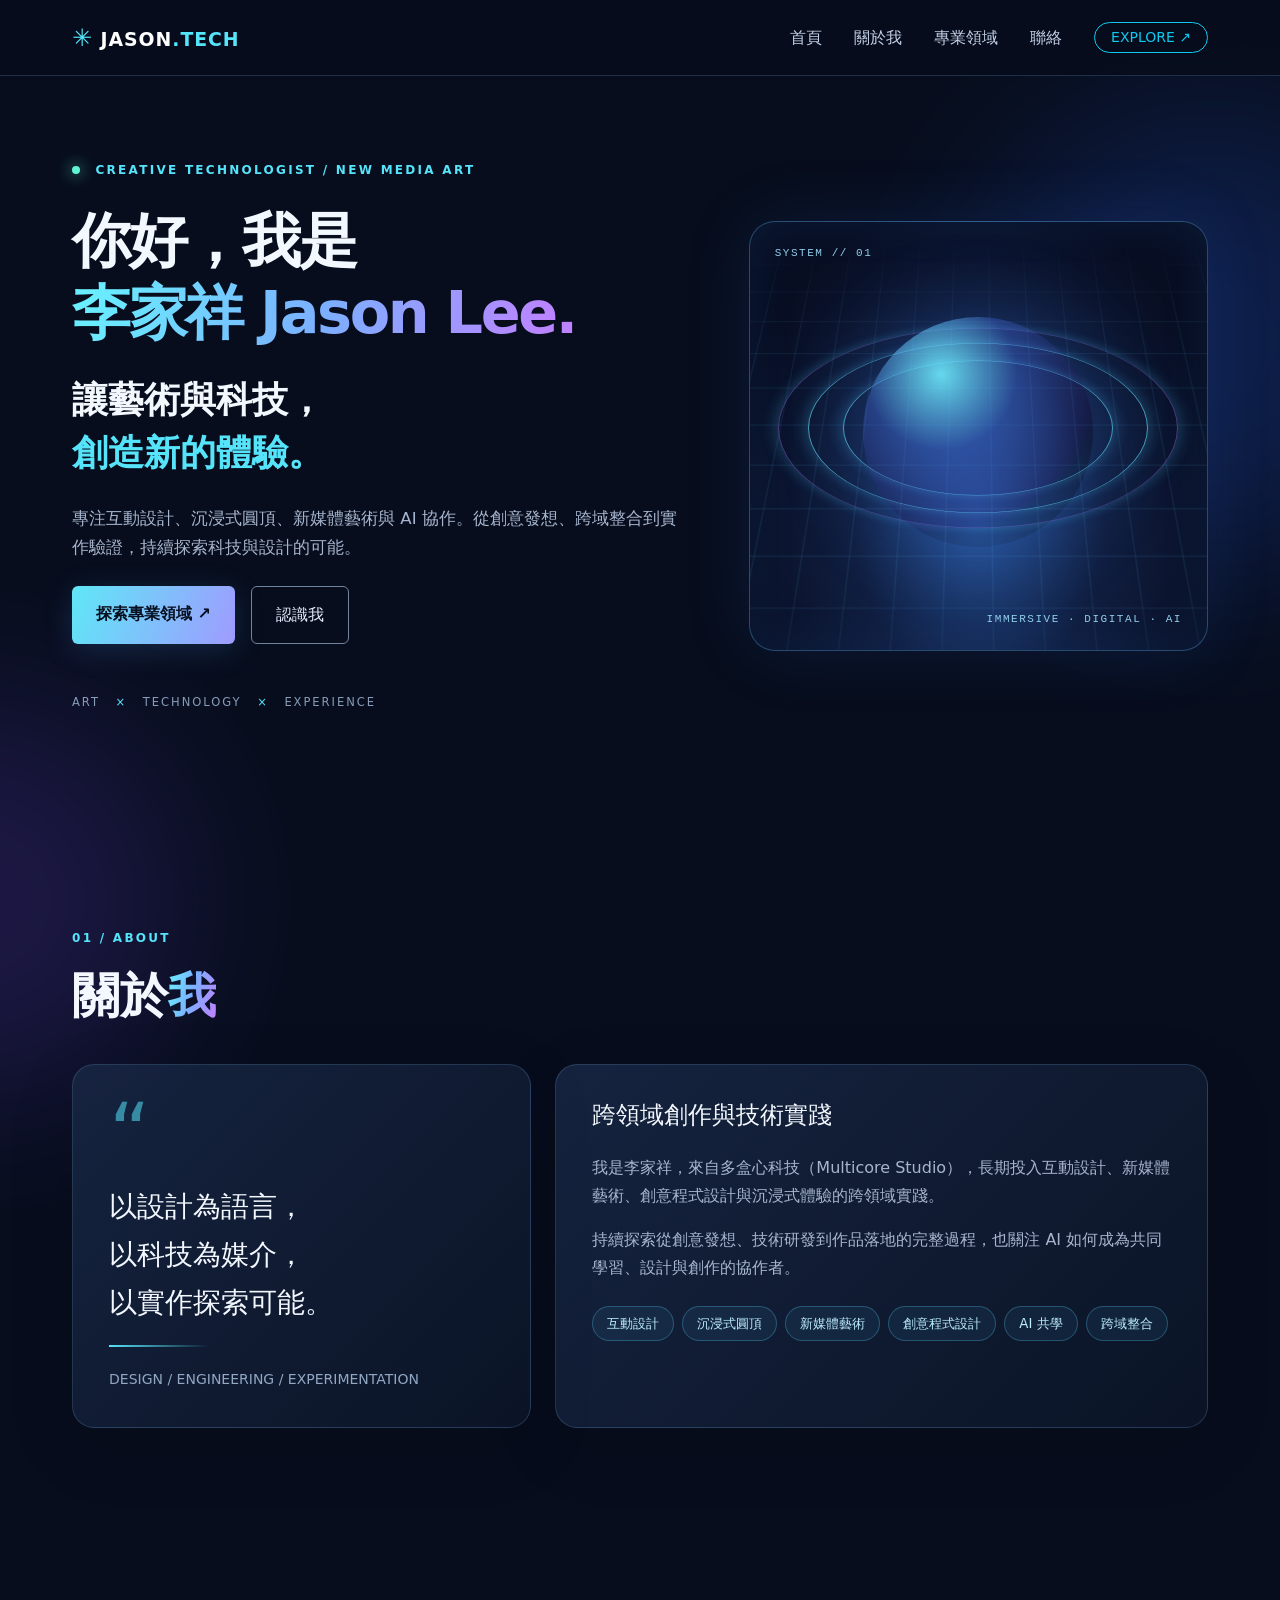
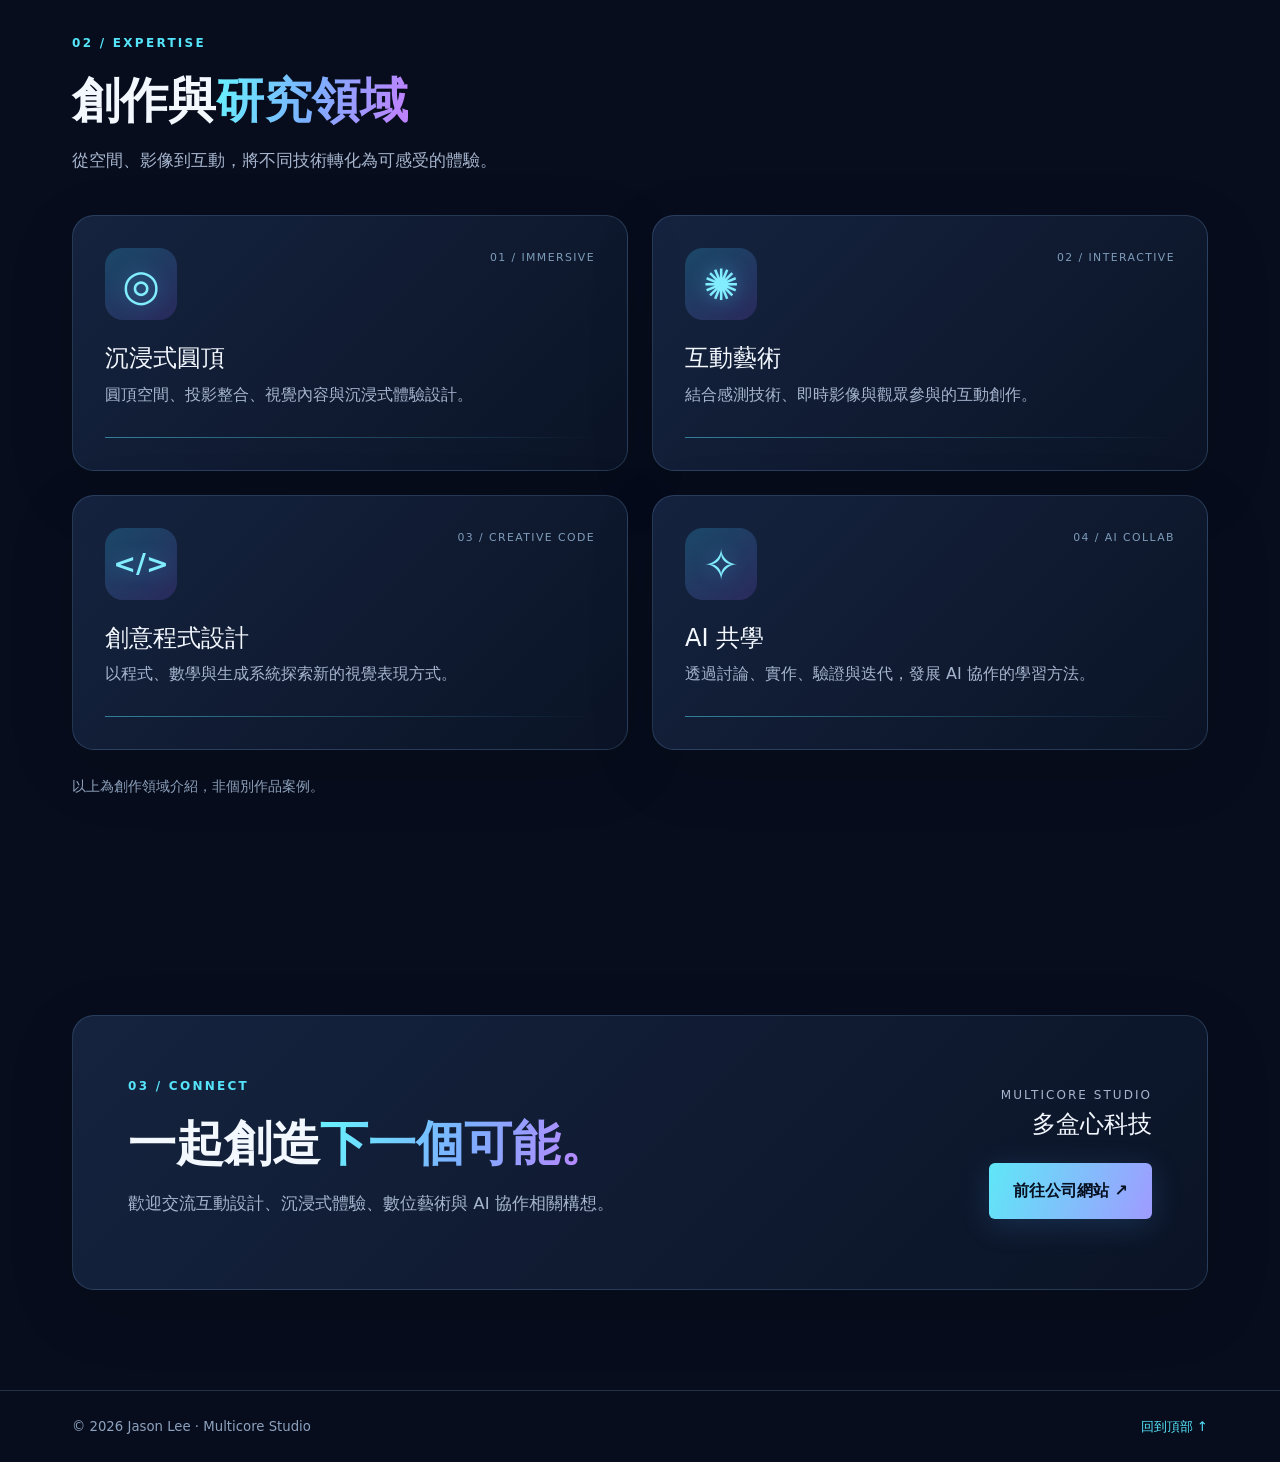
<file: index.html>
<!doctype html>
<html lang="zh-Hant">
<head>
<meta charset="utf-8"><meta name="viewport" content="width=device-width,initial-scale=1">
<meta name="description" content="李家祥 Jason Lee｜互動設計、沉浸式圓頂、新媒體藝術與 AI 共學。">
<meta name="theme-color" content="#070d1c"><title>李家祥 Jason Lee｜Creative Technologist</title>
<link href="https://cdn.jsdelivr.net/npm/bootstrap@5.3.3/dist/css/bootstrap.min.css" rel="stylesheet">
<link rel="stylesheet" href="style.css"><script src="https://cdn.jsdelivr.net/npm/bootstrap@5.3.3/dist/js/bootstrap.bundle.min.js" defer></script><script src="script.js" defer></script>
</head>
<body>
<a class="visually-hidden-focusable skip-link" href="#main">跳至主要內容</a>
<div class="ambient ambient-one" aria-hidden="true"></div><div class="ambient ambient-two" aria-hidden="true"></div>
<header><nav class="navbar navbar-expand-lg navbar-dark fixed-top tech-nav" aria-label="主要導覽"><div class="container"><a class="navbar-brand fw-bold tracking" href="#home"><span class="brand-icon">✳</span> JASON<span class="text-accent">.TECH</span></a><button class="navbar-toggler" type="button" data-bs-toggle="collapse" data-bs-target="#siteNav" aria-controls="siteNav" aria-expanded="false" aria-label="切換導覽選單"><span class="navbar-toggler-icon"></span></button><div class="collapse navbar-collapse" id="siteNav"><ul class="navbar-nav ms-auto align-items-lg-center gap-lg-3"><li class="nav-item"><a class="nav-link" href="#home">首頁</a></li><li class="nav-item"><a class="nav-link" href="#about">關於我</a></li><li class="nav-item"><a class="nav-link" href="#expertise">專業領域</a></li><li class="nav-item"><a class="nav-link" href="#contact">聯絡</a></li><li class="nav-item"><a class="btn btn-outline-info btn-sm rounded-pill px-3 ms-lg-2 mt-2 mt-lg-0" href="#expertise">EXPLORE ↗</a></li></ul></div></div></nav></header>
<main id="main">
<section id="home" class="hero-section d-flex align-items-center"><div class="container position-relative"><div class="row align-items-center gy-5"><div class="col-lg-7 reveal"><div class="eyebrow mb-4"><span class="status-dot"></span> CREATIVE TECHNOLOGIST / NEW MEDIA ART</div><h1 class="display-3 fw-bold hero-title">你好，我是<br><span class="gradient-text">李家祥 Jason Lee.</span></h1><p class="hero-subtitle mt-4">讓藝術與科技，<br><span class="text-accent">創造新的體驗。</span></p><p class="lead-copy mt-4">專注互動設計、沉浸式圓頂、新媒體藝術與 AI 協作。從創意發想、跨域整合到實作驗證，持續探索科技與設計的可能。</p><div class="d-flex flex-wrap gap-3 mt-4"><a class="btn btn-tech px-4 py-3" href="#expertise">探索專業領域 <span aria-hidden="true">↗</span></a><a class="btn btn-outline-light px-4 py-3" href="#about">認識我</a></div><div class="hero-meta mt-5">ART <span>×</span> TECHNOLOGY <span>×</span> EXPERIENCE</div></div><div class="col-lg-5 reveal"><div class="visual-panel" role="img" aria-label="霓虹科技風格的抽象圓頂、同心圓與光線視覺"><div class="visual-grid"></div><div class="halo halo-a"></div><div class="halo halo-b"></div><div class="halo halo-c"></div><div class="dome-shape"></div><div class="visual-tag top-tag">SYSTEM // 01</div><div class="visual-tag bottom-tag">IMMERSIVE · DIGITAL · AI</div></div></div></div></div></section>
<section id="about" class="section-pad"><div class="container"><div class="section-heading reveal"><span class="eyebrow">01 / ABOUT</span><h2 class="display-5 fw-bold mt-3">關於<span class="gradient-text">我</span></h2></div><div class="row g-4 align-items-stretch mt-3"><div class="col-lg-5 reveal"><div class="glass-card h-100 quote-card"><span class="quote-mark">“</span><h3>以設計為語言，<br>以科技為媒介，<br>以實作探索可能。</h3><div class="divider-glow"></div><p class="small text-muted-tech mb-0">DESIGN / ENGINEERING / EXPERIMENTATION</p></div></div><div class="col-lg-7 reveal"><div class="glass-card h-100"><h3 class="h4 mb-4">跨領域創作與技術實踐</h3><p>我是李家祥，來自多盒心科技（Multicore Studio），長期投入互動設計、新媒體藝術、創意程式設計與沉浸式體驗的跨領域實踐。</p><p>持續探索從創意發想、技術研發到作品落地的完整過程，也關注 AI 如何成為共同學習、設計與創作的協作者。</p><div class="d-flex flex-wrap gap-2 mt-4"><span class="skill-chip">互動設計</span><span class="skill-chip">沉浸式圓頂</span><span class="skill-chip">新媒體藝術</span><span class="skill-chip">創意程式設計</span><span class="skill-chip">AI 共學</span><span class="skill-chip">跨域整合</span></div></div></div></div></div></section>
<section id="expertise" class="section-pad"><div class="container"><div class="section-heading reveal"><span class="eyebrow">02 / EXPERTISE</span><h2 class="display-5 fw-bold mt-3">創作與<span class="gradient-text">研究領域</span></h2><p class="section-intro mt-3">從空間、影像到互動，將不同技術轉化為可感受的體驗。</p></div><div class="row row-cols-1 row-cols-md-2 g-4 mt-3"><div class="col reveal"><article class="card glass-card work-card h-100"><div class="card-body"><div class="card-top"><span class="work-symbol">◎</span><span class="work-index">01 / IMMERSIVE</span></div><h3 class="h4 mt-4">沉浸式圓頂</h3><p>圓頂空間、投影整合、視覺內容與沉浸式體驗設計。</p><div class="work-line"></div></div></article></div><div class="col reveal"><article class="card glass-card work-card h-100"><div class="card-body"><div class="card-top"><span class="work-symbol">✺</span><span class="work-index">02 / INTERACTIVE</span></div><h3 class="h4 mt-4">互動藝術</h3><p>結合感測技術、即時影像與觀眾參與的互動創作。</p><div class="work-line"></div></div></article></div><div class="col reveal"><article class="card glass-card work-card h-100"><div class="card-body"><div class="card-top"><span class="work-symbol code-symbol">&lt;/&gt;</span><span class="work-index">03 / CREATIVE CODE</span></div><h3 class="h4 mt-4">創意程式設計</h3><p>以程式、數學與生成系統探索新的視覺表現方式。</p><div class="work-line"></div></div></article></div><div class="col reveal"><article class="card glass-card work-card h-100"><div class="card-body"><div class="card-top"><span class="work-symbol">✧</span><span class="work-index">04 / AI COLLAB</span></div><h3 class="h4 mt-4">AI 共學</h3><p>透過討論、實作、驗證與迭代，發展 AI 協作的學習方法。</p><div class="work-line"></div></div></article></div></div><p class="small text-muted-tech mt-4">以上為創作領域介紹，非個別作品案例。</p></div></section>
<section id="contact" class="section-pad contact-section"><div class="container"><div class="glass-card contact-panel reveal"><div class="row align-items-center g-4"><div class="col-lg-7"><span class="eyebrow">03 / CONNECT</span><h2 class="display-5 fw-bold mt-3">一起創造<span class="gradient-text">下一個可能。</span></h2><p class="section-intro mt-3">歡迎交流互動設計、沉浸式體驗、數位藝術與 AI 協作相關構想。</p></div><div class="col-lg-5 text-lg-end"><p class="studio-label mb-1">MULTICORE STUDIO</p><h3 class="h4 mb-4">多盒心科技</h3><a href="https://www.multicore.com" target="_blank" rel="noopener noreferrer" class="btn btn-tech px-4 py-3">前往公司網站 ↗</a></div></div></div></div></section>
</main><footer class="py-4"><div class="container d-flex flex-column flex-md-row justify-content-between align-items-md-center gap-2"><span>© <span id="year">2026</span> Jason Lee · Multicore Studio</span><a href="#home">回到頂部 ↑</a></div></footer>
</body></html>
</file>
<file: style.css>
:root{--bg:#070d1c;--panel:#111b32;--fg:#f3f8ff;--muted:#a6b5ce;--cyan:#55e4fa;--purple:#a47bff;--stroke:rgba(139,195,247,.19)}*{box-sizing:border-box}html{scroll-behavior:smooth;scroll-padding-top:80px}body{margin:0;background:var(--bg);color:var(--fg);font-family:system-ui,-apple-system,"Noto Sans TC","Microsoft JhengHei",sans-serif;overflow-x:hidden;line-height:1.75}a{color:var(--cyan)}a:hover{color:#c1f8ff}.container{max-width:1160px}.text-accent{color:var(--cyan)}.gradient-text{background:linear-gradient(105deg,#69edff 5%,#7cafff 50%,#bd83ff 95%);-webkit-background-clip:text;background-clip:text;color:transparent}.ambient{position:absolute;z-index:-1;pointer-events:none;border-radius:50%;filter:blur(90px);opacity:.24}.ambient-one{width:460px;height:460px;top:110px;right:-160px;background:#2557d8}.ambient-two{width:400px;height:400px;top:700px;left:-220px;background:#623cc8}.tech-nav{background:rgba(7,13,28,.87);border-bottom:1px solid var(--stroke);backdrop-filter:blur(18px)}.navbar{min-height:76px}.navbar-brand{font-size:1.18rem;letter-spacing:.05em}.brand-icon{color:var(--cyan);font-size:1.5rem}.nav-link{color:#c4d1e8!important}.nav-link:hover,.nav-link:focus{color:var(--cyan)!important}.navbar-toggler{border-color:var(--stroke)}.hero-section{min-height:760px;padding:160px 0 110px;position:relative}.eyebrow{color:var(--cyan);font-size:.75rem;letter-spacing:.19em;font-weight:750}.status-dot{display:inline-block;width:8px;height:8px;border-radius:50%;background:#60f3d4;margin-right:9px;box-shadow:0 0 15px #60f3d4}.hero-title{font-size:clamp(2.4rem,4.6vw,4.8rem);line-height:1.22;letter-spacing:-.04em}.hero-subtitle{font-size:clamp(1.5rem,2.8vw,2.5rem);font-weight:650;line-height:1.5}.lead-copy,.section-intro{color:var(--muted);max-width:610px;font-size:1.04rem}.hero-meta{font-size:.72rem;letter-spacing:.17em;color:#869cb9}.hero-meta span{color:var(--cyan);padding:0 10px}.btn-tech{color:#061020!important;background:linear-gradient(110deg,#5fe7f7,#9f9bff);border:0;font-weight:750;box-shadow:0 6px 30px rgba(78,159,248,.18)}.btn-tech:hover{filter:brightness(1.12);transform:translateY(-2px)}.btn{transition:transform .2s,filter .2s}.btn-outline-light{border-color:#71839e;color:#e4eeff}.btn-outline-light:hover{background:#f2f7ff;color:#101729}.visual-panel{height:430px;position:relative;overflow:hidden;border-radius:26px;border:1px solid rgba(94,189,255,.35);background:radial-gradient(ellipse at 50% 70%,#254f93 0%,#101e40 39%,#080e22 78%);box-shadow:0 0 70px rgba(58,119,249,.12),inset 0 0 50px rgba(39,129,232,.1)}.visual-grid{position:absolute;inset:0;background-image:linear-gradient(rgba(85,195,248,.09) 1px,transparent 1px),linear-gradient(90deg,rgba(85,195,248,.09) 1px,transparent 1px);background-size:34px 34px;mask-image:linear-gradient(transparent,black 30%,black 75%,transparent);transform:perspective(400px) rotateX(22deg) scale(1.25)}.halo{position:absolute;left:50%;top:48%;border-radius:50%;border:1px solid rgba(103,230,255,.65);transform:translate(-50%,-50%) rotateX(60deg);box-shadow:0 0 18px rgba(79,205,253,.3)}.halo-a{width:270px;height:270px}.halo-b{width:340px;height:340px;animation:pulse 6s ease-in-out infinite}.halo-c{width:400px;height:400px;border-color:rgba(177,123,255,.4)}.dome-shape{position:absolute;width:230px;height:230px;left:50%;top:49%;transform:translate(-50%,-50%);border-radius:50%;background:radial-gradient(circle at 34% 25%,rgba(110,237,255,.9),rgba(72,118,239,.4) 33%,rgba(83,32,179,.1) 66%,transparent 70%);box-shadow:0 0 85px rgba(64,138,255,.28)}.visual-tag{position:absolute;color:#91cde9;font:11px ui-monospace,monospace;letter-spacing:.14em}.top-tag{top:25px;left:25px}.bottom-tag{bottom:25px;right:25px}.section-pad{padding:100px 0}.section-heading{max-width:730px}.glass-card{border:1px solid var(--stroke);background:linear-gradient(135deg,rgba(23,37,66,.92),rgba(12,21,40,.9));border-radius:22px;padding:36px;box-shadow:0 20px 70px rgba(0,0,0,.1);color:var(--fg)}.glass-card p{color:var(--muted)}.quote-card{position:relative;display:flex;flex-direction:column;justify-content:center;min-height:330px}.quote-mark{font-size:5rem;line-height:.8;color:var(--cyan);opacity:.55}.quote-card h3{font-size:clamp(1.4rem,2.2vw,2rem);line-height:1.7;margin:18px 0}.divider-glow{height:2px;width:100px;background:linear-gradient(90deg,var(--cyan),transparent);margin-bottom:20px}.text-muted-tech{color:#92a7c3!important}.skill-chip{border:1px solid rgba(88,207,248,.28);background:rgba(64,161,221,.09);border-radius:99px;padding:5px 14px;font-size:.83rem;color:#bceeff}.work-card{padding:0;transition:transform .25s,border-color .25s,box-shadow .25s}.work-card:hover{transform:translateY(-7px);border-color:rgba(84,229,250,.65);box-shadow:0 20px 60px rgba(34,110,190,.18)}.work-card .card-body{padding:32px}.card-top{display:flex;justify-content:space-between;align-items:start}.work-symbol{display:grid;place-items:center;width:72px;height:72px;border-radius:18px;background:linear-gradient(145deg,rgba(45,201,249,.23),rgba(145,89,255,.18));font-size:2.7rem;color:#81edff;text-shadow:0 0 20px rgba(82,221,252,.4)}.code-symbol{font-size:1.7rem;font-weight:700}.work-index{color:#7e9cb9;font-size:.68rem;letter-spacing:.13em}.work-line{height:1px;background:linear-gradient(90deg,rgba(82,224,250,.5),transparent);margin-top:28px}.contact-panel{padding:55px}.studio-label{font-size:.75rem;letter-spacing:.17em;color:var(--cyan)}footer{border-top:1px solid var(--stroke);color:#8da2bf;font-size:.83rem}footer a{text-decoration:none}.reveal{opacity:0;transform:translateY(22px);transition:opacity .7s ease,transform .7s ease}.reveal.is-visible{opacity:1;transform:none}@keyframes pulse{50%{transform:translate(-50%,-50%) rotateX(60deg) scale(1.08);opacity:.6}}@media(max-width:991px){.hero-section{padding:130px 0 70px;min-height:unset}.visual-panel{height:350px}.section-pad{padding:75px 0}.navbar-collapse{padding:14px 0}.contact-panel{padding:30px}}@media(max-width:575px){.hero-title{font-size:2.5rem}.visual-panel{height:280px}.glass-card{padding:24px}.section-pad{padding:65px 0}.hero-meta{letter-spacing:.08em}.halo-a{width:190px;height:190px}.halo-b{width:250px;height:250px}.halo-c{width:290px;height:290px}.dome-shape{width:175px;height:175px}}@media(prefers-reduced-motion:reduce){html{scroll-behavior:auto}*,*::before,*::after{animation-duration:.01ms!important;transition-duration:.01ms!important}.reveal{opacity:1;transform:none}}
</file>
